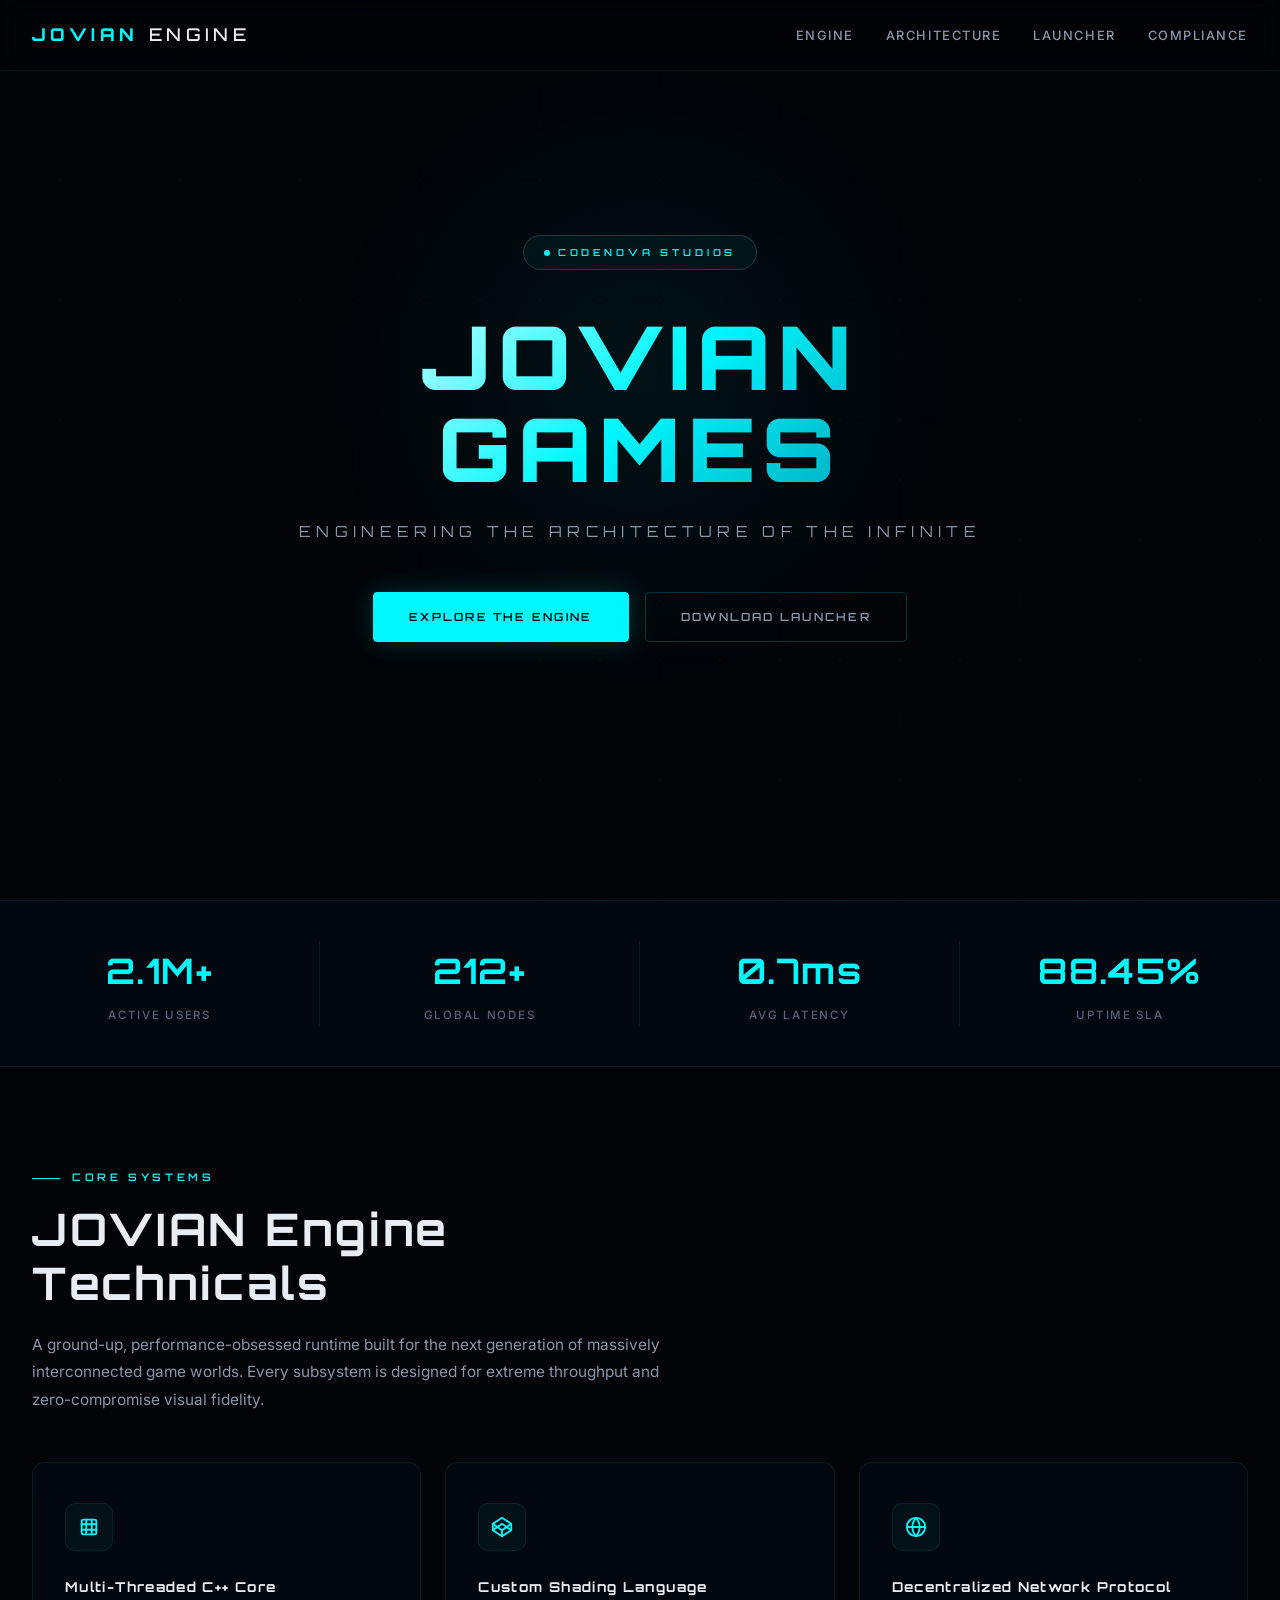
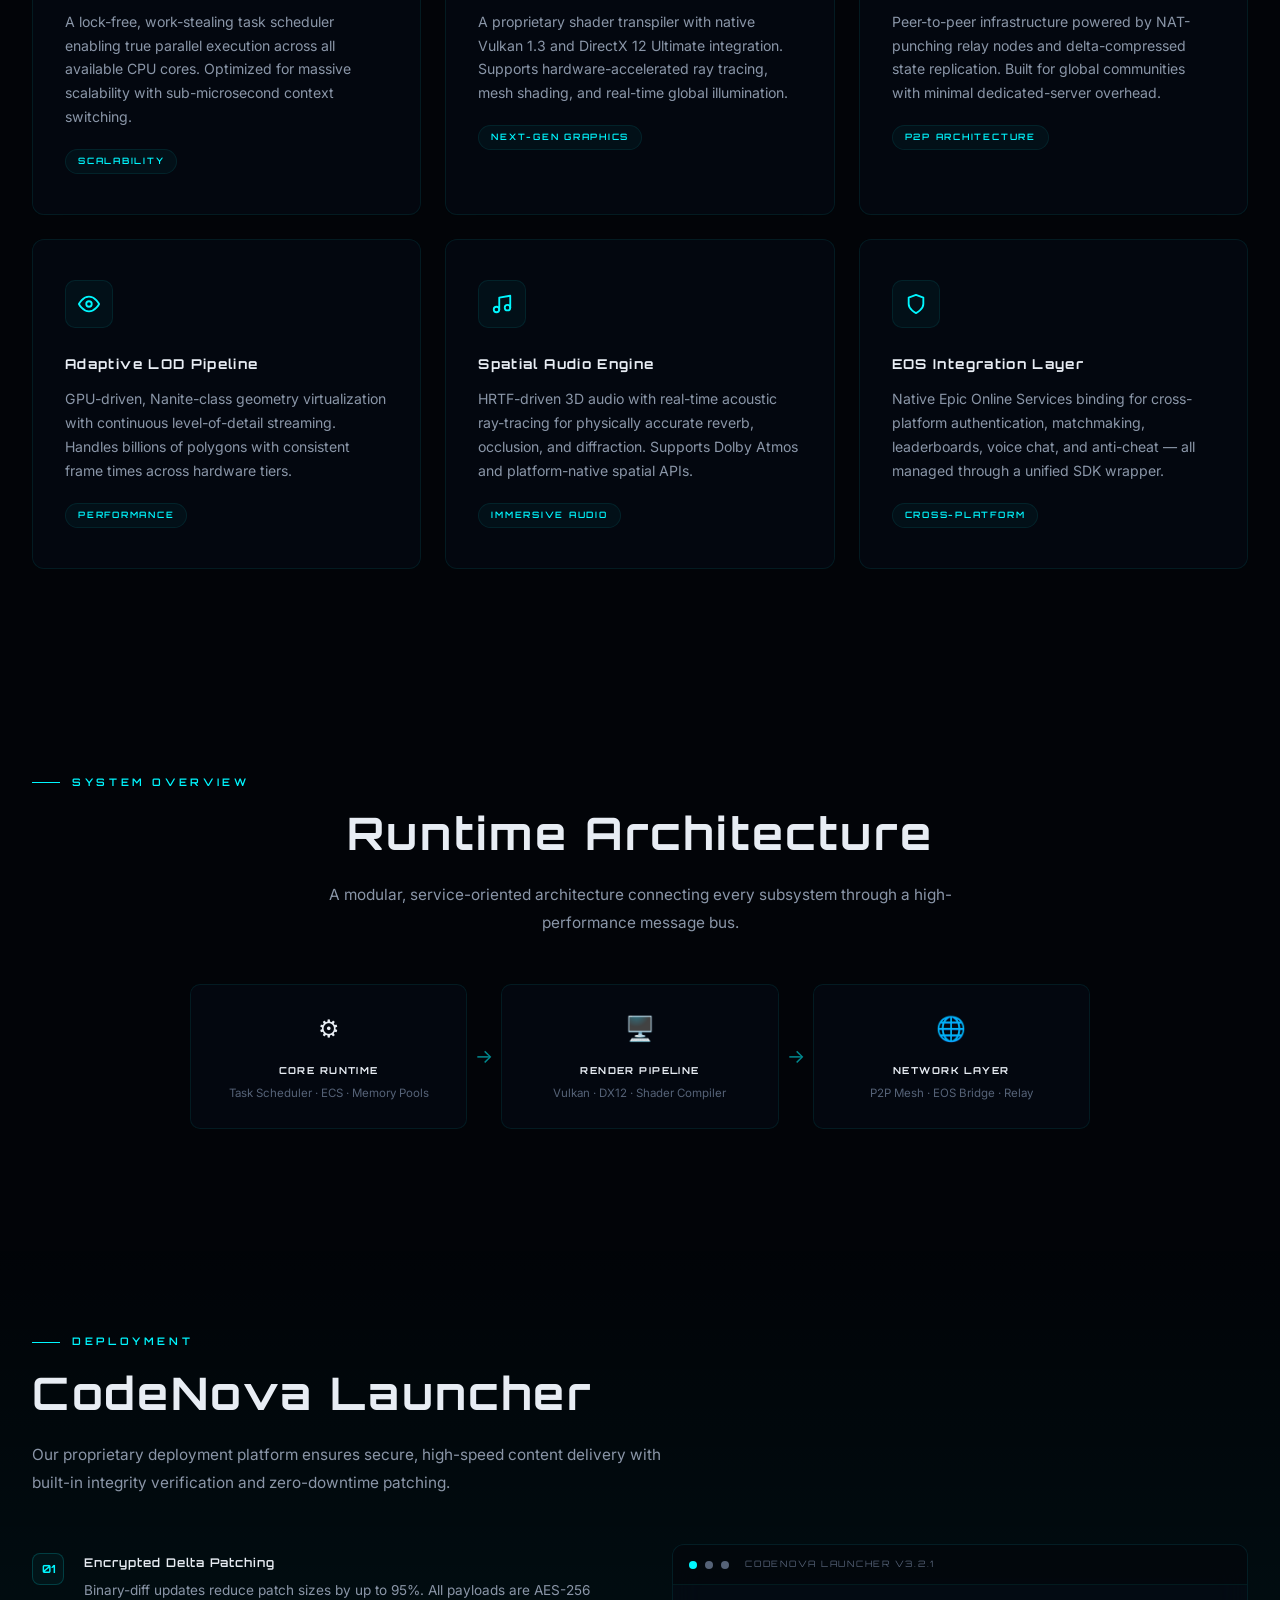
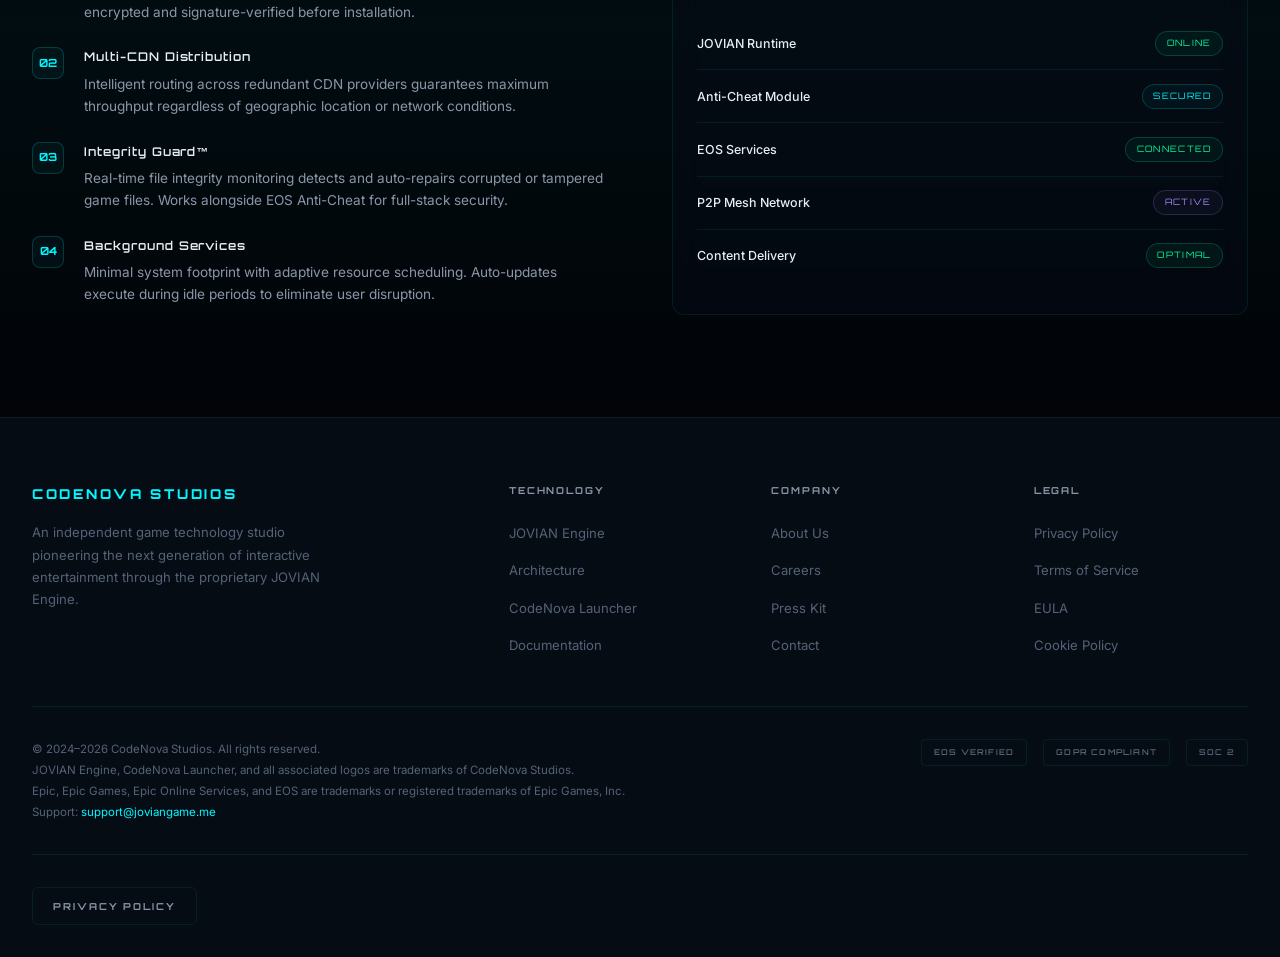
<file: index.html>
<!DOCTYPE html>
<html lang="en">
<head>
  <!-- ═══════════════════════════════════════════════════════════════════
       JOVIAN ENGINE — CodeNova Studios
       High-Fidelity Single-File Landing Page
       Framework: Vanilla HTML5 / CSS3 / ES6
       ═══════════════════════════════════════════════════════════════════ -->
  <meta charset="UTF-8" />
  <meta name="viewport" content="width=device-width, initial-scale=1.0" />
  <meta name="description" content="CodeNova Studios — creators of the proprietary JOVIAN Engine. Engineering the Architecture of the Infinite." />
  <meta name="theme-color" content="#020408" />
  <title>JOVIAN ENGINE — CodeNova Studios</title>

  <!-- ── Google Fonts ─────────────────────────────────────────────── -->
  <link rel="preconnect" href="https://fonts.googleapis.com" />
  <link rel="preconnect" href="https://fonts.gstatic.com" crossorigin />
  <link href="https://fonts.googleapis.com/css2?family=Inter:wght@300;400;500;600;700&family=Orbitron:wght@400;500;600;700;800;900&display=swap" rel="stylesheet" />

  <style>
    /* ═══════════════════════════════════════════════════════════════
       DESIGN TOKENS
       ═══════════════════════════════════════════════════════════════ */
    :root {
      /* Core palette */
      --void:          #020408;
      --void-light:    #060c14;
      --surface:       #0a1220;
      --surface-hover: #0f1a2e;
      --border:        rgba(0, 247, 255, 0.08);
      --border-hover:  rgba(0, 247, 255, 0.18);

      /* Accent — Jovian Cyan */
      --cyan:          #00f7ff;
      --cyan-dim:      rgba(0, 247, 255, 0.55);
      --cyan-glow:     rgba(0, 247, 255, 0.15);
      --cyan-subtle:   rgba(0, 247, 255, 0.04);

      /* Text */
      --text-primary:  #e8edf4;
      --text-secondary:#8a96a8;
      --text-tertiary: #556277;

      /* Typography */
      --font-display:  'Orbitron', sans-serif;
      --font-body:     'Inter', system-ui, sans-serif;

      /* Spacing */
      --section-pad:   clamp(4rem, 8vw, 8rem);
      --content-max:   1280px;

      /* Glass */
      --glass-bg:      rgba(6, 12, 22, 0.55);
      --glass-blur:    16px;
    }

    /* ═══════════════════════════════════════════════════════════════
       RESET & BASE
       ═══════════════════════════════════════════════════════════════ */
    *, *::before, *::after { margin: 0; padding: 0; box-sizing: border-box; }

    html {
      scroll-behavior: smooth;
      -webkit-font-smoothing: antialiased;
      -moz-osx-font-smoothing: grayscale;
    }

    body {
      font-family: var(--font-body);
      background: var(--void);
      color: var(--text-primary);
      line-height: 1.7;
      overflow-x: hidden;
    }

    a { color: var(--cyan); text-decoration: none; transition: opacity .2s; }
    a:hover { opacity: .8; }

    /* ═══════════════════════════════════════════════════════════════
       ANIMATED GRID BACKGROUND
       Creates an "active engine environment" feel via a subtle,
       perspective-shifted grid that slowly drifts.
       ═══════════════════════════════════════════════════════════════ */
    #grid-canvas {
      position: fixed;
      inset: 0;
      z-index: 0;
      pointer-events: none;
    }

    /* ═══════════════════════════════════════════════════════════════
       NAVIGATION
       ═══════════════════════════════════════════════════════════════ */
    .nav {
      position: fixed;
      top: 0;
      left: 0;
      width: 100%;
      z-index: 100;
      padding: 1.25rem 2rem;
      display: flex;
      align-items: center;
      justify-content: space-between;
      backdrop-filter: blur(12px);
      -webkit-backdrop-filter: blur(12px);
      background: rgba(2, 4, 8, 0.7);
      border-bottom: 1px solid var(--border);
      transition: background .3s;
    }

    .nav-brand {
      font-family: var(--font-display);
      font-weight: 800;
      font-size: clamp(0.85rem, 1.5vw, 1.1rem);
      letter-spacing: 0.25em;
      color: var(--cyan);
      text-transform: uppercase;
    }

    .nav-brand span {
      color: var(--text-primary);
      font-weight: 500;
    }

    .nav-links {
      display: flex;
      gap: 2rem;
      list-style: none;
    }

    .nav-links a {
      font-size: 0.8rem;
      font-weight: 500;
      letter-spacing: 0.12em;
      text-transform: uppercase;
      color: var(--text-secondary);
      transition: color .25s;
    }

    .nav-links a:hover { color: var(--cyan); opacity: 1; }

    /* ═══════════════════════════════════════════════════════════════
       SECTION UTILITIES
       ═══════════════════════════════════════════════════════════════ */
    .section {
      position: relative;
      z-index: 1;
      padding: var(--section-pad) 2rem;
    }

    .section-inner {
      max-width: var(--content-max);
      margin: 0 auto;
    }

    .section-label {
      font-family: var(--font-display);
      font-size: 0.65rem;
      font-weight: 600;
      letter-spacing: 0.35em;
      text-transform: uppercase;
      color: var(--cyan);
      margin-bottom: 1rem;
      display: flex;
      align-items: center;
      gap: 0.75rem;
    }

    .section-label::before {
      content: '';
      width: 28px;
      height: 1px;
      background: var(--cyan);
    }

    .section-title {
      font-family: var(--font-display);
      font-size: clamp(1.5rem, 4vw, 2.8rem);
      font-weight: 700;
      letter-spacing: 0.06em;
      line-height: 1.2;
      margin-bottom: 1.25rem;
    }

    .section-desc {
      color: var(--text-secondary);
      font-size: clamp(0.9rem, 1.2vw, 1.05rem);
      max-width: 640px;
      line-height: 1.8;
    }

    /* ═══════════════════════════════════════════════════════════════
       HERO
       ═══════════════════════════════════════════════════════════════ */
    .hero {
      min-height: 100vh;
      display: flex;
      align-items: center;
      justify-content: center;
      text-align: center;
      padding-top: 5rem;
    }

    .hero-content {
      position: relative;
      z-index: 2;
    }

    /* Glowing orb behind title */
    .hero-content::before {
      content: '';
      position: absolute;
      top: 50%;
      left: 50%;
      transform: translate(-50%, -60%);
      width: clamp(300px, 50vw, 700px);
      height: clamp(300px, 50vw, 700px);
      border-radius: 50%;
      background: radial-gradient(circle, rgba(0,247,255,0.06) 0%, transparent 70%);
      pointer-events: none;
      animation: orb-pulse 6s ease-in-out infinite;
    }

    @keyframes orb-pulse {
      0%, 100% { opacity: .5; transform: translate(-50%, -60%) scale(1); }
      50%      { opacity: 1;  transform: translate(-50%, -60%) scale(1.08); }
    }

    .hero-badge {
      display: inline-flex;
      align-items: center;
      gap: 0.5rem;
      font-family: var(--font-display);
      font-size: 0.6rem;
      font-weight: 600;
      letter-spacing: 0.4em;
      text-transform: uppercase;
      color: var(--cyan);
      padding: 0.5rem 1.25rem;
      border: 1px solid var(--border-hover);
      border-radius: 100px;
      background: var(--cyan-subtle);
      margin-bottom: 2.5rem;
    }

    .hero-badge .dot {
      width: 6px;
      height: 6px;
      border-radius: 50%;
      background: var(--cyan);
      animation: dot-blink 2s ease-in-out infinite;
    }

    @keyframes dot-blink {
      0%, 100% { opacity: 1; }
      50%      { opacity: .3; }
    }

    .hero h1 {
      font-family: var(--font-display);
      font-size: clamp(2.2rem, 7vw, 5.5rem);
      font-weight: 900;
      letter-spacing: 0.08em;
      line-height: 1.05;
      margin-bottom: 1.5rem;
      background: linear-gradient(135deg, #ffffff 0%, var(--cyan) 50%, #0090a8 100%);
      -webkit-background-clip: text;
      -webkit-text-fill-color: transparent;
      background-clip: text;
    }

    .hero-tagline {
      font-family: var(--font-display);
      font-size: clamp(0.7rem, 1.3vw, 0.95rem);
      font-weight: 400;
      letter-spacing: 0.35em;
      text-transform: uppercase;
      color: var(--text-secondary);
      margin-bottom: 3rem;
    }

    .hero-cta-group {
      display: flex;
      justify-content: center;
      gap: 1rem;
      flex-wrap: wrap;
    }

    /* Buttons */
    .btn {
      display: inline-flex;
      align-items: center;
      gap: 0.6rem;
      font-family: var(--font-display);
      font-size: 0.7rem;
      font-weight: 600;
      letter-spacing: 0.2em;
      text-transform: uppercase;
      padding: 0.9rem 2.2rem;
      border-radius: 4px;
      border: 1px solid transparent;
      cursor: pointer;
      transition: all .3s;
    }

    .btn-primary {
      background: var(--cyan);
      color: var(--void);
      border-color: var(--cyan);
      box-shadow: 0 0 24px rgba(0,247,255,0.2);
    }

    .btn-primary:hover {
      background: transparent;
      color: var(--cyan);
      box-shadow: 0 0 32px rgba(0,247,255,0.3);
    }

    .btn-ghost {
      background: transparent;
      color: var(--text-secondary);
      border-color: var(--border-hover);
    }

    .btn-ghost:hover {
      color: var(--cyan);
      border-color: var(--cyan-dim);
    }

    /* ═══════════════════════════════════════════════════════════════
       STATS BAR — separator between hero and engine section
       ═══════════════════════════════════════════════════════════════ */
    .stats-bar {
      position: relative;
      z-index: 1;
      border-top: 1px solid var(--border);
      border-bottom: 1px solid var(--border);
      background: var(--glass-bg);
      backdrop-filter: blur(var(--glass-blur));
      -webkit-backdrop-filter: blur(var(--glass-blur));
    }

    .stats-bar .section-inner {
      display: grid;
      grid-template-columns: repeat(4, 1fr);
      text-align: center;
      padding: 2.5rem 0;
    }

    .stat {
      border-right: 1px solid var(--border);
    }

    .stat:last-child { border-right: none; }

    .stat-value {
      font-family: var(--font-display);
      font-size: clamp(1.4rem, 3vw, 2.2rem);
      font-weight: 700;
      color: var(--cyan);
      letter-spacing: 0.04em;
    }

    .stat-label {
      font-size: 0.72rem;
      font-weight: 500;
      letter-spacing: 0.15em;
      text-transform: uppercase;
      color: var(--text-tertiary);
      margin-top: 0.35rem;
    }

    /* ═══════════════════════════════════════════════════════════════
       GLASSMORPHISM CARD
       ═══════════════════════════════════════════════════════════════ */
    .glass-card {
      background: var(--glass-bg);
      backdrop-filter: blur(var(--glass-blur));
      -webkit-backdrop-filter: blur(var(--glass-blur));
      border: 1px solid var(--border);
      border-radius: 12px;
      padding: 2.5rem 2rem;
      transition: border-color .35s, transform .35s, box-shadow .35s;
    }

    .glass-card:hover {
      border-color: var(--border-hover);
      transform: translateY(-4px);
      box-shadow: 0 12px 40px rgba(0,247,255,0.05);
    }

    .glass-card .card-icon {
      width: 48px;
      height: 48px;
      border-radius: 10px;
      display: flex;
      align-items: center;
      justify-content: center;
      background: var(--cyan-subtle);
      border: 1px solid var(--border);
      margin-bottom: 1.5rem;
      color: var(--cyan);
      font-size: 1.2rem;
      transition: background .3s;
    }

    .glass-card:hover .card-icon {
      background: rgba(0,247,255,0.08);
    }

    .glass-card h3 {
      font-family: var(--font-display);
      font-size: 0.85rem;
      font-weight: 700;
      letter-spacing: 0.1em;
      margin-bottom: 0.75rem;
    }

    .glass-card p {
      color: var(--text-secondary);
      font-size: 0.88rem;
      line-height: 1.7;
    }

    .glass-card .card-tag {
      display: inline-block;
      font-family: var(--font-display);
      font-size: 0.55rem;
      font-weight: 600;
      letter-spacing: 0.2em;
      text-transform: uppercase;
      color: var(--cyan);
      background: var(--cyan-subtle);
      border: 1px solid var(--border);
      padding: 0.25rem 0.75rem;
      border-radius: 100px;
      margin-top: 1.25rem;
    }

    /* ═══════════════════════════════════════════════════════════════
       ENGINE TECHNICALS — Feature Grid
       ═══════════════════════════════════════════════════════════════ */
    .engine-grid {
      display: grid;
      grid-template-columns: repeat(auto-fit, minmax(320px, 1fr));
      gap: 1.5rem;
      margin-top: 3rem;
    }

    /* ═══════════════════════════════════════════════════════════════
       ARCHITECTURE DIAGRAM — Visual separator
       ═══════════════════════════════════════════════════════════════ */
    .arch-diagram {
      position: relative;
      z-index: 1;
      padding: var(--section-pad) 2rem;
      text-align: center;
    }

    .arch-visual {
      max-width: 900px;
      margin: 3rem auto 0;
      display: grid;
      grid-template-columns: 1fr auto 1fr auto 1fr;
      align-items: center;
      gap: 0;
    }

    .arch-node {
      background: var(--glass-bg);
      backdrop-filter: blur(var(--glass-blur));
      -webkit-backdrop-filter: blur(var(--glass-blur));
      border: 1px solid var(--border);
      border-radius: 10px;
      padding: 1.5rem 1rem;
      text-align: center;
      transition: border-color .3s;
    }

    .arch-node:hover { border-color: var(--border-hover); }

    .arch-node .node-icon {
      font-size: 1.5rem;
      margin-bottom: 0.75rem;
    }

    .arch-node h4 {
      font-family: var(--font-display);
      font-size: 0.6rem;
      font-weight: 700;
      letter-spacing: 0.15em;
      text-transform: uppercase;
      margin-bottom: 0.35rem;
    }

    .arch-node p {
      font-size: 0.72rem;
      color: var(--text-tertiary);
    }

    .arch-connector {
      display: flex;
      align-items: center;
      justify-content: center;
      color: var(--cyan-dim);
      font-size: 1.2rem;
      padding: 0 0.5rem;
    }

    /* ═══════════════════════════════════════════════════════════════
       CODENOVA LAUNCHER SECTION
       ═══════════════════════════════════════════════════════════════ */
    .launcher-section {
      background: linear-gradient(180deg, transparent 0%, var(--cyan-subtle) 50%, transparent 100%);
    }

    .launcher-layout {
      display: grid;
      grid-template-columns: 1fr 1fr;
      gap: 4rem;
      align-items: center;
      margin-top: 3rem;
    }

    .launcher-features {
      display: flex;
      flex-direction: column;
      gap: 1.5rem;
    }

    .launcher-feat {
      display: flex;
      gap: 1.25rem;
      align-items: flex-start;
    }

    .launcher-feat .feat-num {
      flex-shrink: 0;
      font-family: var(--font-display);
      font-size: 0.7rem;
      font-weight: 700;
      color: var(--cyan);
      width: 32px;
      height: 32px;
      display: flex;
      align-items: center;
      justify-content: center;
      border: 1px solid var(--border-hover);
      border-radius: 8px;
      background: var(--cyan-subtle);
    }

    .launcher-feat h4 {
      font-family: var(--font-display);
      font-size: 0.75rem;
      font-weight: 600;
      letter-spacing: 0.08em;
      margin-bottom: 0.3rem;
    }

    .launcher-feat p {
      font-size: 0.85rem;
      color: var(--text-secondary);
      line-height: 1.65;
    }

    .launcher-visual {
      position: relative;
    }

    .launcher-mockup {
      background: var(--glass-bg);
      backdrop-filter: blur(var(--glass-blur));
      -webkit-backdrop-filter: blur(var(--glass-blur));
      border: 1px solid var(--border);
      border-radius: 12px;
      overflow: hidden;
    }

    .mockup-titlebar {
      display: flex;
      align-items: center;
      gap: 0.5rem;
      padding: 0.75rem 1rem;
      background: rgba(0,0,0,0.3);
      border-bottom: 1px solid var(--border);
    }

    .mockup-dot {
      width: 8px;
      height: 8px;
      border-radius: 50%;
      background: var(--text-tertiary);
    }

    .mockup-dot.active { background: var(--cyan); }

    .mockup-titlebar span {
      font-family: var(--font-display);
      font-size: 0.55rem;
      letter-spacing: 0.2em;
      text-transform: uppercase;
      color: var(--text-tertiary);
      margin-left: 0.5rem;
    }

    .mockup-body {
      padding: 2rem 1.5rem;
    }

    .mockup-row {
      display: flex;
      align-items: center;
      justify-content: space-between;
      padding: 0.85rem 0;
      border-bottom: 1px solid var(--border);
    }

    .mockup-row:last-child { border-bottom: none; }

    .mockup-row .row-name {
      font-size: 0.78rem;
      font-weight: 500;
    }

    .mockup-row .row-status {
      font-family: var(--font-display);
      font-size: 0.55rem;
      letter-spacing: 0.15em;
      text-transform: uppercase;
      padding: 0.25rem 0.65rem;
      border-radius: 100px;
      border: 1px solid;
    }

    .row-status.online {
      color: #00ffa3;
      border-color: rgba(0,255,163,0.2);
      background: rgba(0,255,163,0.05);
    }

    .row-status.secured {
      color: var(--cyan);
      border-color: var(--border-hover);
      background: var(--cyan-subtle);
    }

    .row-status.active {
      color: #a78bfa;
      border-color: rgba(167,139,250,0.2);
      background: rgba(167,139,250,0.05);
    }

    /* ═══════════════════════════════════════════════════════════════
       COMPLIANCE FOOTER
       ═══════════════════════════════════════════════════════════════ */
    .footer {
      position: relative;
      z-index: 1;
      border-top: 1px solid var(--border);
      background: var(--void-light);
      padding: 4rem 2rem 2rem;
    }

    .footer-inner {
      max-width: var(--content-max);
      margin: 0 auto;
    }

    .footer-grid {
      display: grid;
      grid-template-columns: 2fr 1fr 1fr 1fr;
      gap: 3rem;
      margin-bottom: 3rem;
    }

    .footer-brand {
      font-family: var(--font-display);
      font-size: 0.85rem;
      font-weight: 800;
      letter-spacing: 0.2em;
      color: var(--cyan);
      margin-bottom: 1rem;
    }

    .footer-brand-desc {
      color: var(--text-tertiary);
      font-size: 0.82rem;
      line-height: 1.7;
      max-width: 320px;
    }

    .footer-col h5 {
      font-family: var(--font-display);
      font-size: 0.6rem;
      font-weight: 700;
      letter-spacing: 0.2em;
      text-transform: uppercase;
      color: var(--text-secondary);
      margin-bottom: 1.25rem;
    }

    .footer-col ul {
      list-style: none;
      display: flex;
      flex-direction: column;
      gap: 0.65rem;
    }

    .footer-col a {
      color: var(--text-tertiary);
      font-size: 0.82rem;
      transition: color .2s;
    }

    .footer-col a:hover { color: var(--cyan); }

    .footer-divider {
      border: none;
      height: 1px;
      background: var(--border);
      margin-bottom: 2rem;
    }

    .footer-legal {
      display: flex;
      align-items: flex-start;
      justify-content: space-between;
      gap: 2rem;
      flex-wrap: wrap;
    }

    .footer-copy {
      font-size: 0.72rem;
      color: var(--text-tertiary);
      line-height: 1.8;
    }

    .footer-badges {
      display: flex;
      gap: 1rem;
      align-items: center;
    }

    .legal-badge {
      font-family: var(--font-display);
      font-size: 0.5rem;
      font-weight: 600;
      letter-spacing: 0.15em;
      text-transform: uppercase;
      color: var(--text-tertiary);
      border: 1px solid var(--border);
      padding: 0.35rem 0.75rem;
      border-radius: 4px;
    }

    /* Static Privacy Policy Link */
    .privacy-section {
      margin-top: 2rem;
      padding-top: 2rem;
      border-top: 1px solid var(--border);
    }

    .privacy-link {
      display: inline-block;
      font-family: var(--font-display);
      font-size: 0.6rem;
      font-weight: 700;
      letter-spacing: 0.2em;
      text-transform: uppercase;
      color: var(--text-secondary);
      text-decoration: none;
      border: 1px solid var(--border);
      padding: 0.6rem 1.25rem;
      border-radius: 6px;
      transition: all .25s;
    }

    .privacy-link:hover {
      border-color: var(--border-hover);
      color: var(--cyan);
    }

    /* ═══════════════════════════════════════════════════════════════
       SCROLL REVEAL ANIMATIONS
       ═══════════════════════════════════════════════════════════════ */
    .reveal {
      opacity: 0;
      transform: translateY(30px);
      transition: opacity 0.7s ease, transform 0.7s ease;
    }

    .reveal.visible {
      opacity: 1;
      transform: translateY(0);
    }

    /* Stagger children */
    .reveal-stagger > .reveal:nth-child(1) { transition-delay: 0s; }
    .reveal-stagger > .reveal:nth-child(2) { transition-delay: 0.1s; }
    .reveal-stagger > .reveal:nth-child(3) { transition-delay: 0.2s; }
    .reveal-stagger > .reveal:nth-child(4) { transition-delay: 0.3s; }
    .reveal-stagger > .reveal:nth-child(5) { transition-delay: 0.4s; }
    .reveal-stagger > .reveal:nth-child(6) { transition-delay: 0.5s; }

    /* ═══════════════════════════════════════════════════════════════
       RESPONSIVE
       ═══════════════════════════════════════════════════════════════ */
    @media (max-width: 1024px) {
      .launcher-layout { grid-template-columns: 1fr; }
      .arch-visual { grid-template-columns: 1fr; gap: 1rem; }
      .arch-connector { transform: rotate(90deg); padding: 0; }
      .footer-grid { grid-template-columns: 1fr 1fr; }
    }

    @media (max-width: 768px) {
      .nav-links { display: none; }
      .stats-bar .section-inner { grid-template-columns: repeat(2, 1fr); gap: 1.5rem; }
      .stat { border-right: none; }
      .engine-grid { grid-template-columns: 1fr; }
      .footer-grid { grid-template-columns: 1fr; gap: 2rem; }
      .footer-legal { flex-direction: column; }
    }

    @media (max-width: 480px) {
      .hero-cta-group { flex-direction: column; align-items: center; }
      .btn { width: 100%; justify-content: center; }
    }
  </style>
</head>
<body>

  <!-- ═══════════════════════════════════════════════════════════════
       GRID BACKGROUND CANVAS
       ═══════════════════════════════════════════════════════════════ -->
  <canvas id="grid-canvas" aria-hidden="true"></canvas>

  <!-- ═══════════════════════════════════════════════════════════════
       NAVIGATION
       ═══════════════════════════════════════════════════════════════ -->
  <nav class="nav" id="main-nav">
    <div class="nav-brand">JOVIAN <span>ENGINE</span></div>
    <ul class="nav-links">
      <li><a href="#engine">Engine</a></li>
      <li><a href="#architecture">Architecture</a></li>
      <li><a href="#launcher">Launcher</a></li>
      <li><a href="#compliance">Compliance</a></li>
    </ul>
  </nav>

  <!-- ═══════════════════════════════════════════════════════════════
       HERO SECTION
       ═══════════════════════════════════════════════════════════════ -->
  <section class="hero section" id="hero">
    <div class="hero-content">
      <div class="hero-badge">
        <span class="dot"></span>
        CodeNova Studios
      </div>
      <h1>JOVIAN<br/>GAMES</h1>
      <p class="hero-tagline">Engineering the Architecture of the Infinite</p>
      <div class="hero-cta-group">
        <a href="#engine" class="btn btn-primary">Explore the Engine</a>
        <a href="#launcher" class="btn btn-ghost">Download Launcher</a>
      </div>
    </div>
  </section>

  <!-- ═══════════════════════════════════════════════════════════════
       STATS BAR
       ═══════════════════════════════════════════════════════════════ -->
  <div class="stats-bar">
    <div class="section-inner">
      <div class="stat reveal">
        <div class="stat-value">2.4M+</div>
        <div class="stat-label">Active Users</div>
      </div>
      <div class="stat reveal">
        <div class="stat-value">240+</div>
        <div class="stat-label">Global Nodes</div>
      </div>
      <div class="stat reveal">
        <div class="stat-value">0.8ms</div>
        <div class="stat-label">Avg Latency</div>
      </div>
      <div class="stat reveal">
        <div class="stat-value">99.97%</div>
        <div class="stat-label">Uptime SLA</div>
      </div>
    </div>
  </div>

  <!-- ═══════════════════════════════════════════════════════════════
       JOVIAN ENGINE TECHNICALS
       ═══════════════════════════════════════════════════════════════ -->
  <section class="section" id="engine">
    <div class="section-inner">
      <div class="section-label reveal">Core Systems</div>
      <h2 class="section-title reveal">JOVIAN Engine<br/>Technicals</h2>
      <p class="section-desc reveal">
        A ground-up, performance-obsessed runtime built for the next generation
        of massively interconnected game worlds. Every subsystem is designed
        for extreme throughput and zero-compromise visual fidelity.
      </p>

      <div class="engine-grid reveal-stagger">
        <!-- Card 1: Multi-Threaded C++ Core -->
        <div class="glass-card reveal">
          <div class="card-icon">
            <svg width="22" height="22" viewBox="0 0 24 24" fill="none" stroke="currentColor" stroke-width="2" stroke-linecap="round" stroke-linejoin="round"><rect x="4" y="4" width="16" height="16" rx="2"/><line x1="9" y1="4" x2="9" y2="20"/><line x1="15" y1="4" x2="15" y2="20"/><line x1="4" y1="9" x2="20" y2="9"/><line x1="4" y1="15" x2="20" y2="15"/></svg>
          </div>
          <h3>Multi-Threaded C++ Core</h3>
          <p>
            A lock-free, work-stealing task scheduler enabling true parallel
            execution across all available CPU cores. Optimized for massive
            scalability with sub-microsecond context switching.
          </p>
          <span class="card-tag">Scalability</span>
        </div>

        <!-- Card 2: Custom Shading Language -->
        <div class="glass-card reveal">
          <div class="card-icon">
            <svg width="22" height="22" viewBox="0 0 24 24" fill="none" stroke="currentColor" stroke-width="2" stroke-linecap="round" stroke-linejoin="round"><polygon points="12 2 22 8.5 22 15.5 12 22 2 15.5 2 8.5 12 2"/><line x1="12" y1="22" x2="12" y2="15.5"/><polyline points="22 8.5 12 15.5 2 8.5"/><polyline points="2 15.5 12 8.5 22 15.5"/></svg>
          </div>
          <h3>Custom Shading Language</h3>
          <p>
            A proprietary shader transpiler with native Vulkan 1.3 and
            DirectX 12 Ultimate integration. Supports hardware-accelerated
            ray tracing, mesh shading, and real-time global illumination.
          </p>
          <span class="card-tag">Next-Gen Graphics</span>
        </div>

        <!-- Card 3: Decentralized Network Protocol -->
        <div class="glass-card reveal">
          <div class="card-icon">
            <svg width="22" height="22" viewBox="0 0 24 24" fill="none" stroke="currentColor" stroke-width="2" stroke-linecap="round" stroke-linejoin="round"><circle cx="12" cy="12" r="10"/><line x1="2" y1="12" x2="22" y2="12"/><path d="M12 2a15.3 15.3 0 0 1 4 10 15.3 15.3 0 0 1-4 10 15.3 15.3 0 0 1-4-10 15.3 15.3 0 0 1 4-10z"/></svg>
          </div>
          <h3>Decentralized Network Protocol</h3>
          <p>
            Peer-to-peer infrastructure powered by NAT-punching relay nodes
            and delta-compressed state replication. Built for global
            communities with minimal dedicated-server overhead.
          </p>
          <span class="card-tag">P2P Architecture</span>
        </div>

        <!-- Card 4: Adaptive LOD System -->
        <div class="glass-card reveal">
          <div class="card-icon">
            <svg width="22" height="22" viewBox="0 0 24 24" fill="none" stroke="currentColor" stroke-width="2" stroke-linecap="round" stroke-linejoin="round"><path d="M1 12s4-8 11-8 11 8 11 8-4 8-11 8-11-8-11-8z"/><circle cx="12" cy="12" r="3"/></svg>
          </div>
          <h3>Adaptive LOD Pipeline</h3>
          <p>
            GPU-driven, Nanite-class geometry virtualization with continuous
            level-of-detail streaming. Handles billions of polygons with
            consistent frame times across hardware tiers.
          </p>
          <span class="card-tag">Performance</span>
        </div>

        <!-- Card 5: JOVIAN Audio Engine -->
        <div class="glass-card reveal">
          <div class="card-icon">
            <svg width="22" height="22" viewBox="0 0 24 24" fill="none" stroke="currentColor" stroke-width="2" stroke-linecap="round" stroke-linejoin="round"><path d="M9 18V5l12-2v13"/><circle cx="6" cy="18" r="3"/><circle cx="18" cy="16" r="3"/></svg>
          </div>
          <h3>Spatial Audio Engine</h3>
          <p>
            HRTF-driven 3D audio with real-time acoustic ray-tracing for
            physically accurate reverb, occlusion, and diffraction. Supports
            Dolby Atmos and platform-native spatial APIs.
          </p>
          <span class="card-tag">Immersive Audio</span>
        </div>

        <!-- Card 6: EOS Integration Layer -->
        <div class="glass-card reveal">
          <div class="card-icon">
            <svg width="22" height="22" viewBox="0 0 24 24" fill="none" stroke="currentColor" stroke-width="2" stroke-linecap="round" stroke-linejoin="round"><path d="M12 22s8-4 8-10V5l-8-3-8 3v7c0 6 8 10 8 10z"/></svg>
          </div>
          <h3>EOS Integration Layer</h3>
          <p>
            Native Epic Online Services binding for cross-platform
            authentication, matchmaking, leaderboards, voice chat, and
            anti-cheat — all managed through a unified SDK wrapper.
          </p>
          <span class="card-tag">Cross-Platform</span>
        </div>
      </div>
    </div>
  </section>

  <!-- ═══════════════════════════════════════════════════════════════
       ARCHITECTURE DIAGRAM
       ═══════════════════════════════════════════════════════════════ -->
  <section class="arch-diagram" id="architecture">
    <div class="section-inner">
      <div class="section-label reveal">System Overview</div>
      <h2 class="section-title reveal">Runtime Architecture</h2>
      <p class="section-desc reveal" style="margin: 0 auto;">
        A modular, service-oriented architecture connecting every subsystem
        through a high-performance message bus.
      </p>

      <div class="arch-visual reveal">
        <div class="arch-node">
          <div class="node-icon">⚙️</div>
          <h4>Core Runtime</h4>
          <p>Task Scheduler · ECS · Memory Pools</p>
        </div>
        <div class="arch-connector">→</div>
        <div class="arch-node">
          <div class="node-icon">🖥️</div>
          <h4>Render Pipeline</h4>
          <p>Vulkan · DX12 · Shader Compiler</p>
        </div>
        <div class="arch-connector">→</div>
        <div class="arch-node">
          <div class="node-icon">🌐</div>
          <h4>Network Layer</h4>
          <p>P2P Mesh · EOS Bridge · Relay</p>
        </div>
      </div>
    </div>
  </section>

  <!-- ═══════════════════════════════════════════════════════════════
       CODENOVA LAUNCHER SECTION
       ═══════════════════════════════════════════════════════════════ -->
  <section class="section launcher-section" id="launcher">
    <div class="section-inner">
      <div class="section-label reveal">Deployment</div>
      <h2 class="section-title reveal">CodeNova Launcher</h2>
      <p class="section-desc reveal">
        Our proprietary deployment platform ensures secure, high-speed
        content delivery with built-in integrity verification and
        zero-downtime patching.
      </p>

      <div class="launcher-layout">
        <div class="launcher-features">
          <div class="launcher-feat reveal">
            <div class="feat-num">01</div>
            <div>
              <h4>Encrypted Delta Patching</h4>
              <p>Binary-diff updates reduce patch sizes by up to 95%. All payloads are AES-256 encrypted and signature-verified before installation.</p>
            </div>
          </div>
          <div class="launcher-feat reveal">
            <div class="feat-num">02</div>
            <div>
              <h4>Multi-CDN Distribution</h4>
              <p>Intelligent routing across redundant CDN providers guarantees maximum throughput regardless of geographic location or network conditions.</p>
            </div>
          </div>
          <div class="launcher-feat reveal">
            <div class="feat-num">03</div>
            <div>
              <h4>Integrity Guard™</h4>
              <p>Real-time file integrity monitoring detects and auto-repairs corrupted or tampered game files. Works alongside EOS Anti-Cheat for full-stack security.</p>
            </div>
          </div>
          <div class="launcher-feat reveal">
            <div class="feat-num">04</div>
            <div>
              <h4>Background Services</h4>
              <p>Minimal system footprint with adaptive resource scheduling. Auto-updates execute during idle periods to eliminate user disruption.</p>
            </div>
          </div>
        </div>

        <!-- Launcher Mockup -->
        <div class="launcher-visual reveal">
          <div class="launcher-mockup">
            <div class="mockup-titlebar">
              <div class="mockup-dot active"></div>
              <div class="mockup-dot"></div>
              <div class="mockup-dot"></div>
              <span>CodeNova Launcher v3.2.1</span>
            </div>
            <div class="mockup-body">
              <div class="mockup-row">
                <span class="row-name">JOVIAN Runtime</span>
                <span class="row-status online">Online</span>
              </div>
              <div class="mockup-row">
                <span class="row-name">Anti-Cheat Module</span>
                <span class="row-status secured">Secured</span>
              </div>
              <div class="mockup-row">
                <span class="row-name">EOS Services</span>
                <span class="row-status online">Connected</span>
              </div>
              <div class="mockup-row">
                <span class="row-name">P2P Mesh Network</span>
                <span class="row-status active">Active</span>
              </div>
              <div class="mockup-row">
                <span class="row-name">Content Delivery</span>
                <span class="row-status online">Optimal</span>
              </div>
            </div>
          </div>
        </div>
      </div>
    </div>
  </section>

  <!-- ═══════════════════════════════════════════════════════════════
       PRO-TIER COMPLIANCE FOOTER
       ═══════════════════════════════════════════════════════════════ -->
  <footer class="footer" id="compliance">
    <div class="footer-inner">
      <div class="footer-grid">
        <!-- Brand Column -->
        <div>
          <div class="footer-brand">CODENOVA STUDIOS</div>
          <p class="footer-brand-desc">
            An independent game technology studio pioneering the next generation
            of interactive entertainment through the proprietary JOVIAN Engine.
          </p>
        </div>

        <!-- Technology -->
        <div class="footer-col">
          <h5>Technology</h5>
          <ul>
            <li><a href="#engine">JOVIAN Engine</a></li>
            <li><a href="#architecture">Architecture</a></li>
            <li><a href="#launcher">CodeNova Launcher</a></li>
            <li><a href="#">Documentation</a></li>
          </ul>
        </div>

        <!-- Company -->
        <div class="footer-col">
          <h5>Company</h5>
          <ul>
            <li><a href="#">About Us</a></li>
            <li><a href="#">Careers</a></li>
            <li><a href="#">Press Kit</a></li>
            <li><a href="mailto:support@joviangame.me">Contact</a></li>
          </ul>
        </div>

        <!-- Legal -->
        <div class="footer-col">
          <h5>Legal</h5>
          <ul>
            <li><a href="privacy.html">Privacy Policy</a></li>
            <li><a href="#">Terms of Service</a></li>
            <li><a href="#">EULA</a></li>
            <li><a href="#">Cookie Policy</a></li>
          </ul>
        </div>
      </div>

      <hr class="footer-divider" />

      <div class="footer-legal">
        <div class="footer-copy">
          &copy; 2024–2026 CodeNova Studios. All rights reserved.<br/>
          JOVIAN Engine, CodeNova Launcher, and all associated logos are
          trademarks of CodeNova Studios.<br/>
          Epic, Epic Games, Epic Online Services, and EOS are trademarks
          or registered trademarks of Epic Games, Inc.<br/>
          Support: <a href="mailto:support@joviangame.me">support@joviangame.me</a>
        </div>
        <div class="footer-badges">
          <span class="legal-badge">EOS Verified</span>
          <span class="legal-badge">GDPR Compliant</span>
          <span class="legal-badge">SOC 2</span>
        </div>
      </div>

      <!-- ─── Privacy Policy Link ────────────────────────────────── -->
      <div class="privacy-section">
        <a href="privacy.html" class="privacy-link">Privacy Policy</a>
      </div>

    </div>
  </footer>

  <!-- ═══════════════════════════════════════════════════════════════
       JAVASCRIPT
       ═══════════════════════════════════════════════════════════════ -->
  <script>
    /* ──────────────────────────────────────────────────────────────
       1. ANIMATED GRID BACKGROUND
       A subtle, interactive grid that creates an "engine environment"
       feel. Uses canvas for efficient rendering.
       ────────────────────────────────────────────────────────────── */
    (function initGridBackground() {
      const canvas = document.getElementById('grid-canvas');
      const ctx = canvas.getContext('2d');
      let width, height, cols, rows;
      const CELL = 60;
      let time = 0;
      let mouseX = -1000, mouseY = -1000;

      function resize() {
        width = canvas.width = window.innerWidth;
        height = canvas.height = window.innerHeight;
        cols = Math.ceil(width / CELL) + 1;
        rows = Math.ceil(height / CELL) + 1;
      }

      window.addEventListener('resize', resize);
      resize();

      /* Track mouse for interactive glow */
      document.addEventListener('mousemove', e => {
        mouseX = e.clientX;
        mouseY = e.clientY;
      });

      function draw() {
        ctx.clearRect(0, 0, width, height);
        time += 0.003;

        for (let i = 0; i <= cols; i++) {
          for (let j = 0; j <= rows; j++) {
            const x = i * CELL;
            const y = j * CELL;

            /* Distance from mouse for interactive highlight */
            const dx = x - mouseX;
            const dy = y - mouseY;
            const dist = Math.sqrt(dx * dx + dy * dy);
            const mouseFactor = Math.max(0, 1 - dist / 250);

            /* Subtle wave animation */
            const wave = Math.sin(i * 0.3 + time) * Math.cos(j * 0.3 + time * 0.7);
            const baseAlpha = 0.03 + wave * 0.015;
            const alpha = Math.min(0.25, baseAlpha + mouseFactor * 0.15);

            /* Draw intersection dot */
            ctx.beginPath();
            ctx.arc(x, y, 1 + mouseFactor * 2, 0, Math.PI * 2);
            ctx.fillStyle = `rgba(0, 247, 255, ${alpha})`;
            ctx.fill();
          }
        }

        /* Draw grid lines (very subtle) */
        ctx.strokeStyle = 'rgba(0, 247, 255, 0.018)';
        ctx.lineWidth = 0.5;

        for (let i = 0; i <= cols; i++) {
          ctx.beginPath();
          ctx.moveTo(i * CELL, 0);
          ctx.lineTo(i * CELL, height);
          ctx.stroke();
        }

        for (let j = 0; j <= rows; j++) {
          ctx.beginPath();
          ctx.moveTo(0, j * CELL);
          ctx.lineTo(width, j * CELL);
          ctx.stroke();
        }

        requestAnimationFrame(draw);
      }

      draw();
    })();

    /* ──────────────────────────────────────────────────────────────
       2. SCROLL REVEAL (IntersectionObserver)
       ────────────────────────────────────────────────────────────── */
    (function initScrollReveal() {
      const observer = new IntersectionObserver((entries) => {
        entries.forEach(entry => {
          if (entry.isIntersecting) {
            entry.target.classList.add('visible');
          }
        });
      }, { threshold: 0.12, rootMargin: '0px 0px -40px 0px' });

      document.querySelectorAll('.reveal').forEach(el => observer.observe(el));
    })();

    /* ──────────────────────────────────────────────────────────────
       3. NAV SCROLL EFFECT
       ────────────────────────────────────────────────────────────── */
    (function initNavScroll() {
      const nav = document.getElementById('main-nav');
      window.addEventListener('scroll', () => {
        if (window.scrollY > 80) {
          nav.style.background = 'rgba(2, 4, 8, 0.92)';
        } else {
          nav.style.background = 'rgba(2, 4, 8, 0.7)';
        }
      });
    })();

    /* ──────────────────────────────────────────────────────────────
       4. STAT COUNTER ANIMATION
       Animates stat numbers from 0 when they scroll into view.
       ────────────────────────────────────────────────────────────── */
    (function initStatCounters() {
      const stats = document.querySelectorAll('.stat-value');
      const animated = new Set();

      const observer = new IntersectionObserver((entries) => {
        entries.forEach(entry => {
          if (entry.isIntersecting && !animated.has(entry.target)) {
            animated.add(entry.target);
            animateValue(entry.target);
          }
        });
      }, { threshold: 0.5 });

      stats.forEach(stat => observer.observe(stat));

      function animateValue(el) {
        const final = el.textContent;
        const numMatch = final.match(/[\d.]+/);
        if (!numMatch) return;

        const num = parseFloat(numMatch[0]);
        const prefix = final.substring(0, final.indexOf(numMatch[0]));
        const suffix = final.substring(final.indexOf(numMatch[0]) + numMatch[0].length);
        const isDecimal = numMatch[0].includes('.');
        const decimals = isDecimal ? (numMatch[0].split('.')[1] || '').length : 0;
        let start = 0;
        const duration = 1800;
        const startTime = performance.now();

        function tick(now) {
          const elapsed = now - startTime;
          const progress = Math.min(elapsed / duration, 1);
          /* Ease out cubic */
          const eased = 1 - Math.pow(1 - progress, 3);
          const current = start + (num - start) * eased;
          el.textContent = prefix + current.toFixed(decimals) + suffix;
          if (progress < 1) requestAnimationFrame(tick);
        }

        requestAnimationFrame(tick);
      }
    })();
  </script>

</body>
</html>
</file>
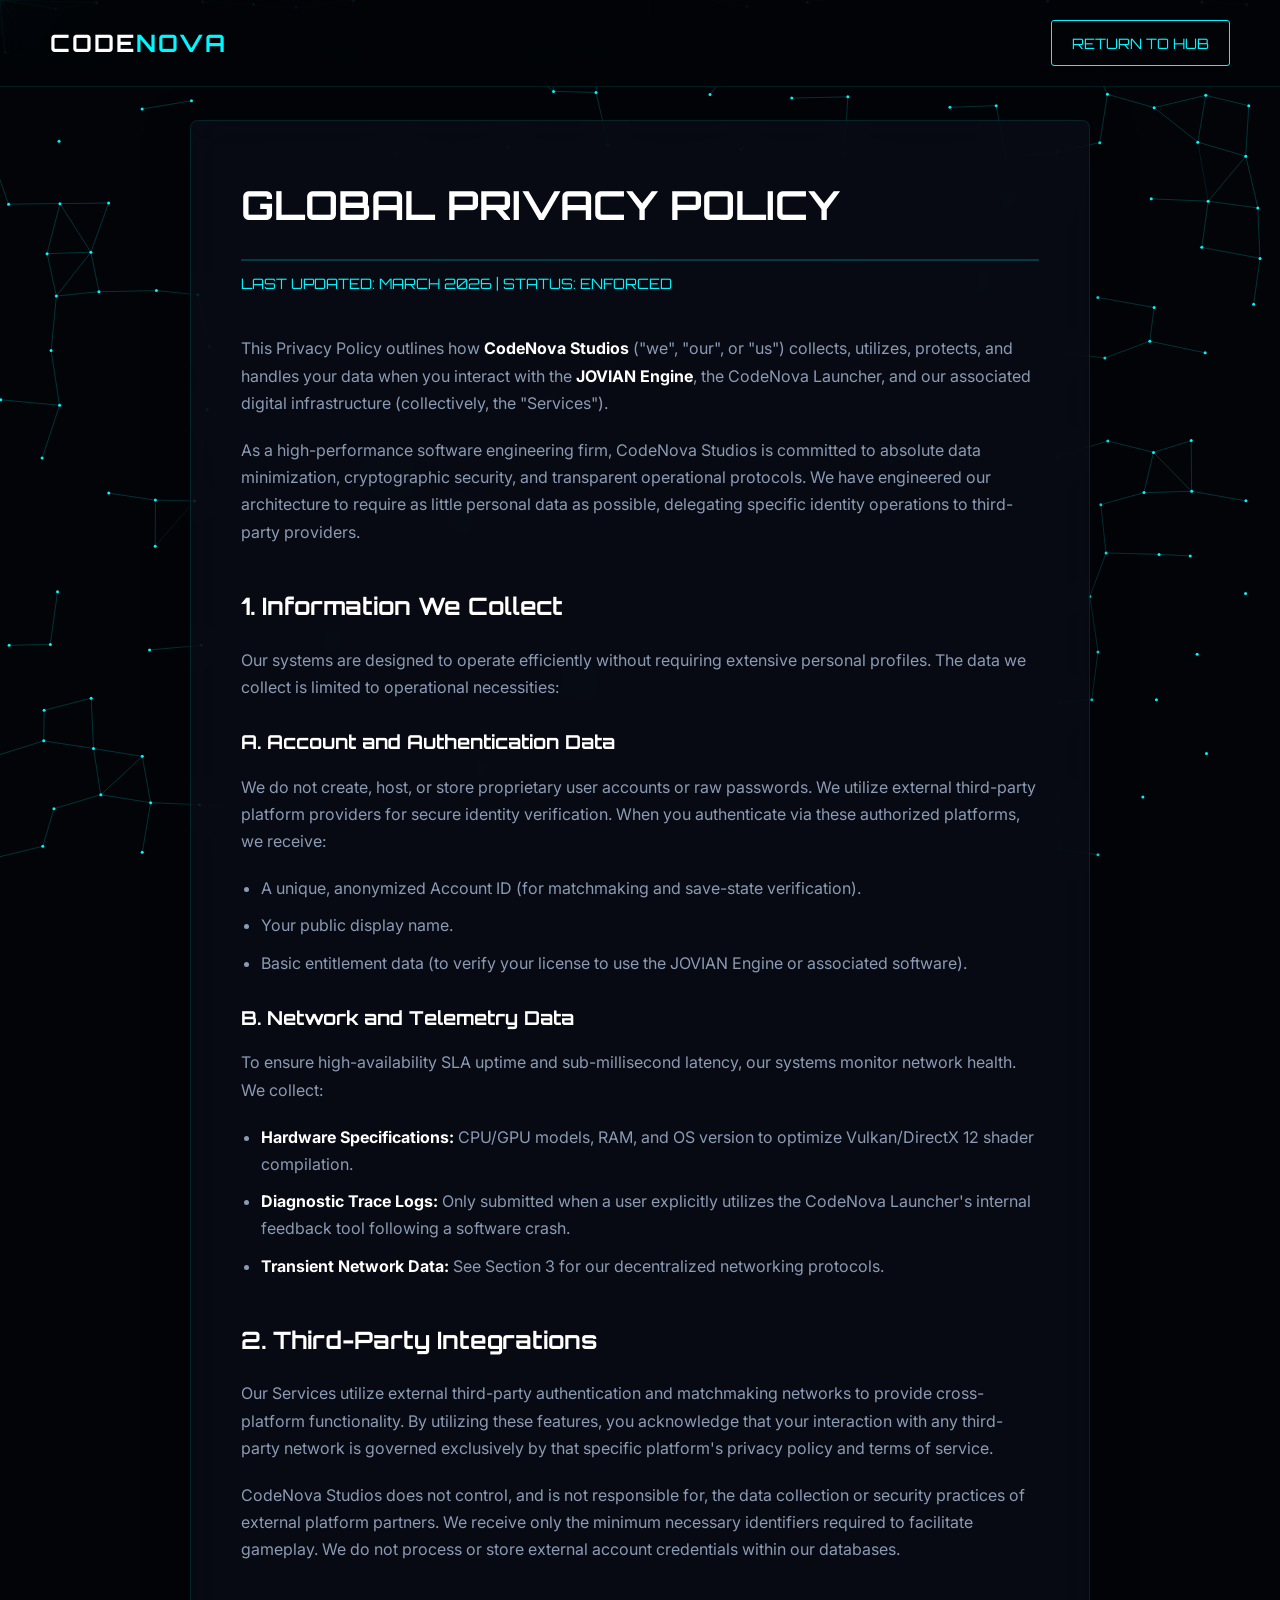
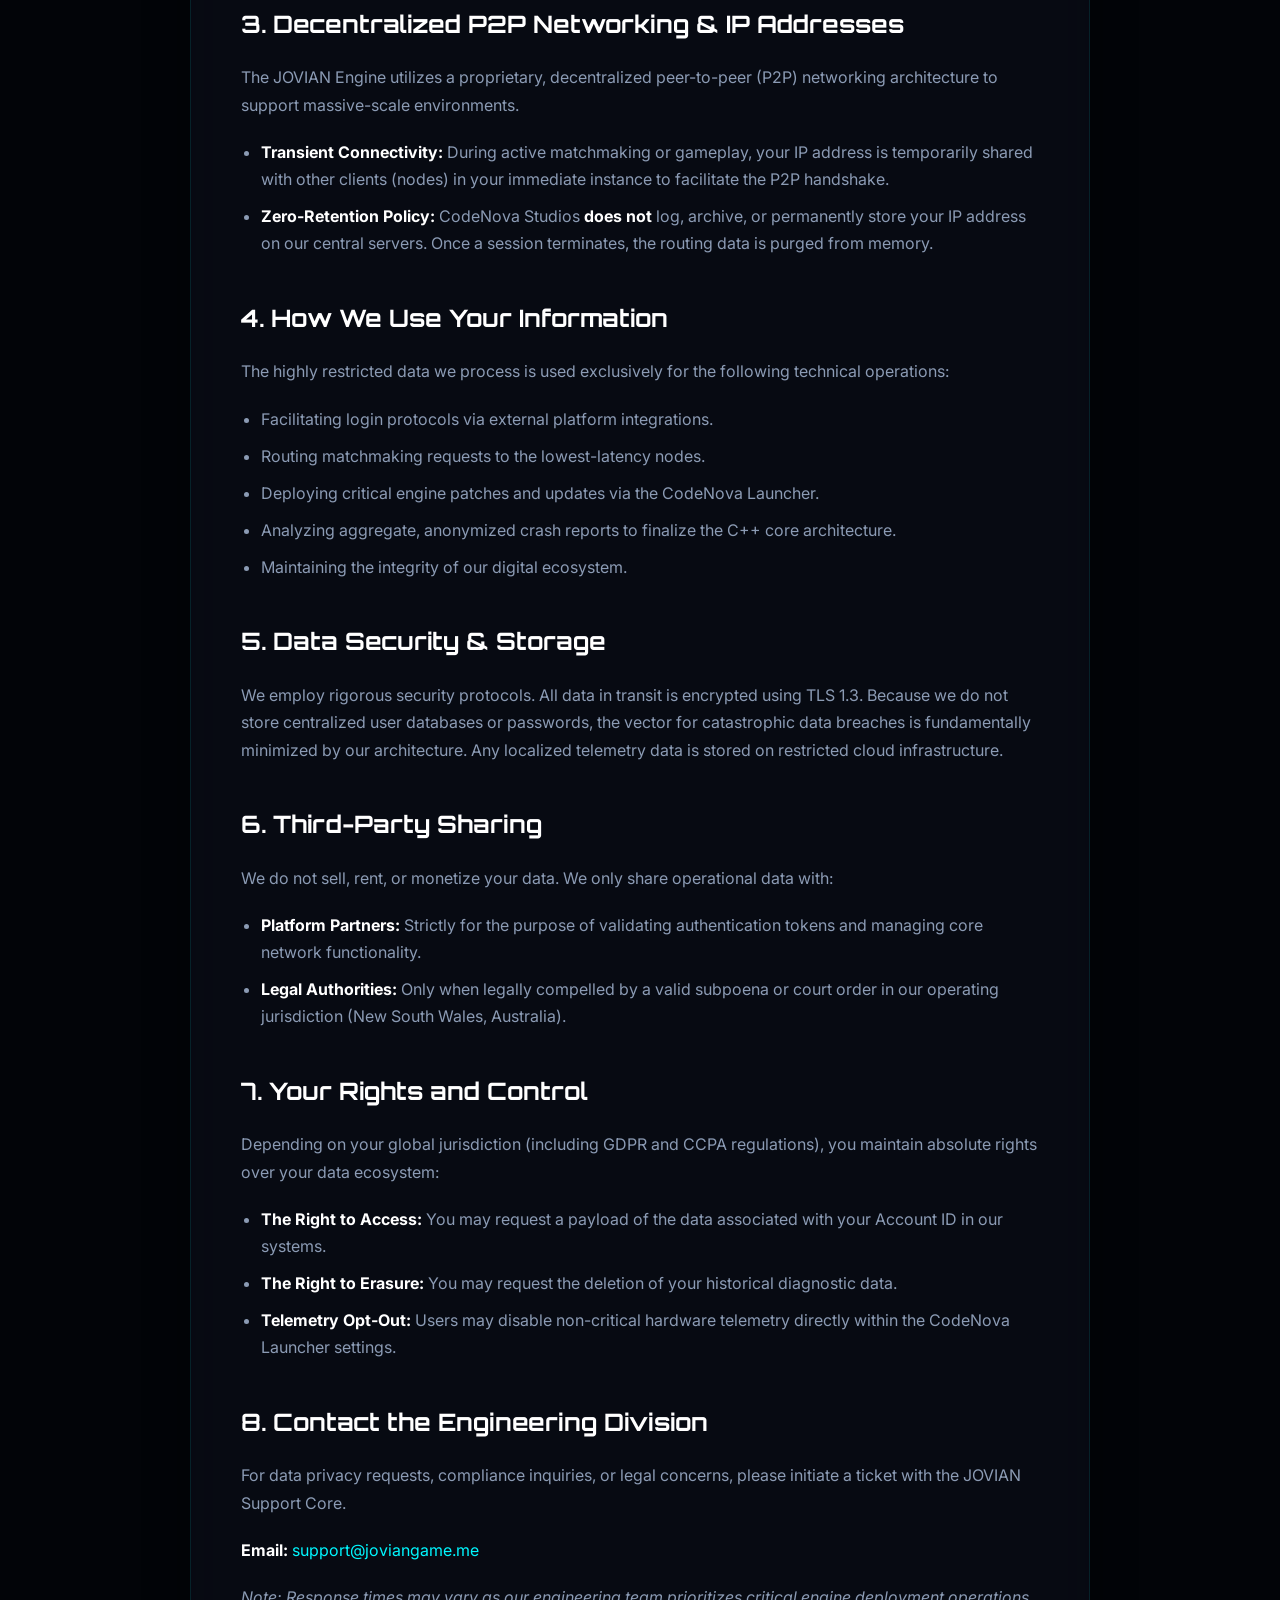
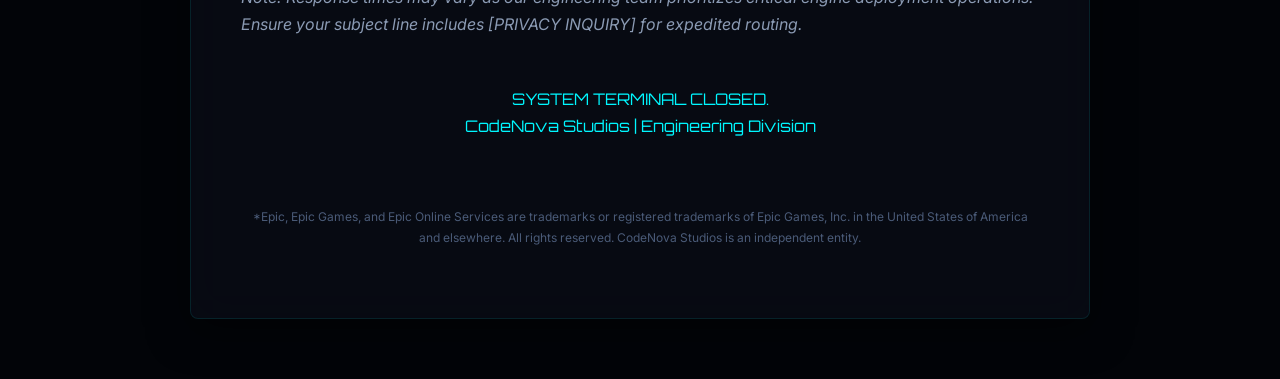
<file: privacy.html>
<!DOCTYPE html>
<html lang="en">
<head>
    <meta charset="UTF-8">
    <meta name="viewport" content="width=device-width, initial-scale=1.0">
    <title>Privacy Policy - JOVIAN Engine & CodeNova Studios</title>
    <link href="https://fonts.googleapis.com/css2?family=Orbitron:wght@400;500;700;900&family=Inter:wght@300;400;600&display=swap" rel="stylesheet">
    <style>
        :root {
            --bg-deep: #020408;
            --cyan: #00f7ff;
            --cyan-dim: rgba(0, 247, 255, 0.2);
            --text-main: #8b9bb4;
            --text-light: #ffffff;
            --glass-bg: rgba(10, 14, 23, 0.7);
            --glass-border: rgba(0, 247, 255, 0.1);
        }

        * {
            margin: 0;
            padding: 0;
            box-sizing: border-box;
        }

        body {
            font-family: 'Inter', sans-serif;
            background-color: var(--bg-deep);
            color: var(--text-main);
            line-height: 1.7;
            overflow-x: hidden;
        }

        ::-webkit-scrollbar {
            width: 10px;
        }
        ::-webkit-scrollbar-track {
            background: var(--bg-deep);
        }
        ::-webkit-scrollbar-thumb {
            background: var(--cyan-dim);
            border: 1px solid var(--cyan);
            border-radius: 5px;
        }
        ::-webkit-scrollbar-thumb:hover {
            background: var(--cyan);
        }

        #jovian-grid {
            position: fixed;
            top: 0;
            left: 0;
            width: 100vw;
            height: 100vh;
            z-index: 0;
            pointer-events: none;
        }

        .nav-header {
            position: fixed;
            top: 0;
            width: 100%;
            padding: 20px 50px;
            background: rgba(2, 4, 8, 0.85);
            backdrop-filter: blur(15px);
            border-bottom: 1px solid var(--glass-border);
            z-index: 100;
            display: flex;
            justify-content: space-between;
            align-items: center;
        }

        .logo {
            font-family: 'Orbitron', sans-serif;
            font-size: 1.5rem;
            font-weight: 700;
            color: var(--text-light);
            text-decoration: none;
            letter-spacing: 2px;
        }

        .logo span {
            color: var(--cyan);
        }

        .btn-return {
            background: transparent;
            color: var(--cyan);
            border: 1px solid var(--cyan);
            padding: 10px 20px;
            font-family: 'Orbitron', sans-serif;
            font-size: 0.9rem;
            text-transform: uppercase;
            text-decoration: none;
            cursor: pointer;
            transition: all 0.3s ease;
            border-radius: 3px;
        }

        .btn-return:hover {
            background: var(--cyan-dim);
            box-shadow: 0 0 15px var(--cyan-dim);
        }

        .privacy-container {
            position: relative;
            z-index: 10;
            max-width: 900px;
            margin: 120px auto 60px;
            padding: 50px;
            background: var(--glass-bg);
            backdrop-filter: blur(20px);
            border: 1px solid var(--glass-border);
            border-radius: 8px;
            box-shadow: 0 10px 40px rgba(0, 0, 0, 0.5);
        }

        .page-title {
            font-family: 'Orbitron', sans-serif;
            font-size: 2.5rem;
            color: var(--text-light);
            margin-bottom: 10px;
            text-transform: uppercase;
            border-bottom: 2px solid var(--cyan-dim);
            padding-bottom: 20px;
        }

        .last-updated {
            font-size: 0.9rem;
            color: var(--cyan);
            margin-bottom: 40px;
            font-family: 'Orbitron', sans-serif;
        }

        h2 {
            font-family: 'Orbitron', sans-serif;
            color: var(--text-light);
            font-size: 1.5rem;
            margin: 40px 0 20px;
        }

        h3 {
            font-family: 'Orbitron', sans-serif;
            color: var(--text-light);
            font-size: 1.2rem;
            margin: 25px 0 15px;
        }

        p {
            margin-bottom: 20px;
        }

        ul {
            margin-bottom: 20px;
            padding-left: 20px;
        }

        li {
            margin-bottom: 10px;
        }

        strong {
            color: var(--text-light);
        }

        a {
            color: var(--cyan);
            text-decoration: none;
            transition: color 0.3s ease;
        }

        a:hover {
            text-shadow: 0 0 8px var(--cyan-dim);
        }

        @media (max-width: 768px) {
            .nav-header { padding: 20px; }
            .privacy-container {
                margin: 100px 20px 40px;
                padding: 30px;
            }
            .page-title { font-size: 1.8rem; }
        }
    </style>
</head>
<body>

    <canvas id="jovian-grid"></canvas>

    <nav class="nav-header">
        <a href="https://joviangame.me/J.O.V.I.A.N.Game/#" class="logo">CODE<span>NOVA</span></a>
        <a href="https://joviangame.me/J.O.V.I.A.N.Game/#" class="btn-return">Return to Hub</a>
    </nav>

<main class="privacy-container">
        <h1 class="page-title">Global Privacy Policy</h1>
        <div class="last-updated">LAST UPDATED: MARCH 2026 | STATUS: ENFORCED</div>

        <p>This Privacy Policy outlines how <strong>CodeNova Studios</strong> ("we", "our", or "us") collects, utilizes, protects, and handles your data when you interact with the <strong>JOVIAN Engine</strong>, the CodeNova Launcher, and our associated digital infrastructure (collectively, the "Services").</p>
        
        <p>As a high-performance software engineering firm, CodeNova Studios is committed to absolute data minimization, cryptographic security, and transparent operational protocols. We have engineered our architecture to require as little personal data as possible, delegating specific identity operations to third-party providers.</p>

        <h2>1. Information We Collect</h2>
        <p>Our systems are designed to operate efficiently without requiring extensive personal profiles. The data we collect is limited to operational necessities:</p>
        
        <h3>A. Account and Authentication Data</h3>
        <p>We do not create, host, or store proprietary user accounts or raw passwords. We utilize external third-party platform providers for secure identity verification. When you authenticate via these authorized platforms, we receive:</p>
        <ul>
            <li>A unique, anonymized Account ID (for matchmaking and save-state verification).</li>
            <li>Your public display name.</li>
            <li>Basic entitlement data (to verify your license to use the JOVIAN Engine or associated software).</li>
        </ul>

        <h3>B. Network and Telemetry Data</h3>
        <p>To ensure high-availability SLA uptime and sub-millisecond latency, our systems monitor network health. We collect:</p>
        <ul>
            <li><strong>Hardware Specifications:</strong> CPU/GPU models, RAM, and OS version to optimize Vulkan/DirectX 12 shader compilation.</li>
            <li><strong>Diagnostic Trace Logs:</strong> Only submitted when a user explicitly utilizes the CodeNova Launcher's internal feedback tool following a software crash.</li>
            <li><strong>Transient Network Data:</strong> See Section 3 for our decentralized networking protocols.</li>
        </ul>

        <h2>2. Third-Party Integrations</h2>
        <p>Our Services utilize external third-party authentication and matchmaking networks to provide cross-platform functionality. By utilizing these features, you acknowledge that your interaction with any third-party network is governed exclusively by that specific platform's privacy policy and terms of service.</p>
        <p>CodeNova Studios does not control, and is not responsible for, the data collection or security practices of external platform partners. We receive only the minimum necessary identifiers required to facilitate gameplay. We do not process or store external account credentials within our databases.</p>

        <h2>3. Decentralized P2P Networking & IP Addresses</h2>
        <p>The JOVIAN Engine utilizes a proprietary, decentralized peer-to-peer (P2P) networking architecture to support massive-scale environments.</p>
        <ul>
            <li><strong>Transient Connectivity:</strong> During active matchmaking or gameplay, your IP address is temporarily shared with other clients (nodes) in your immediate instance to facilitate the P2P handshake.</li>
            <li><strong>Zero-Retention Policy:</strong> CodeNova Studios <strong>does not</strong> log, archive, or permanently store your IP address on our central servers. Once a session terminates, the routing data is purged from memory.</li>
        </ul>

        <h2>4. How We Use Your Information</h2>
        <p>The highly restricted data we process is used exclusively for the following technical operations:</p>
        <ul>
            <li>Facilitating login protocols via external platform integrations.</li>
            <li>Routing matchmaking requests to the lowest-latency nodes.</li>
            <li>Deploying critical engine patches and updates via the CodeNova Launcher.</li>
            <li>Analyzing aggregate, anonymized crash reports to finalize the C++ core architecture.</li>
            <li>Maintaining the integrity of our digital ecosystem.</li>
        </ul>

        <h2>5. Data Security & Storage</h2>
        <p>We employ rigorous security protocols. All data in transit is encrypted using TLS 1.3. Because we do not store centralized user databases or passwords, the vector for catastrophic data breaches is fundamentally minimized by our architecture. Any localized telemetry data is stored on restricted cloud infrastructure.</p>

        <h2>6. Third-Party Sharing</h2>
        <p>We do not sell, rent, or monetize your data. We only share operational data with:</p>
        <ul>
            <li><strong>Platform Partners:</strong> Strictly for the purpose of validating authentication tokens and managing core network functionality.</li>
            <li><strong>Legal Authorities:</strong> Only when legally compelled by a valid subpoena or court order in our operating jurisdiction (New South Wales, Australia).</li>
        </ul>

        <h2>7. Your Rights and Control</h2>
        <p>Depending on your global jurisdiction (including GDPR and CCPA regulations), you maintain absolute rights over your data ecosystem:</p>
        <ul>
            <li><strong>The Right to Access:</strong> You may request a payload of the data associated with your Account ID in our systems.</li>
            <li><strong>The Right to Erasure:</strong> You may request the deletion of your historical diagnostic data.</li>
            <li><strong>Telemetry Opt-Out:</strong> Users may disable non-critical hardware telemetry directly within the CodeNova Launcher settings.</li>
        </ul>

        <h2>8. Contact the Engineering Division</h2>
        <p>For data privacy requests, compliance inquiries, or legal concerns, please initiate a ticket with the JOVIAN Support Core.</p>
        <p><strong>Email:</strong> <a href="mailto:support@joviangame.me">support@joviangame.me</a></p>
        <p><em>Note: Response times may vary as our engineering team prioritizes critical engine deployment operations. Ensure your subject line includes [PRIVACY INQUIRY] for expedited routing.</em></p>

        <br>
        <p style="text-align: center; color: var(--cyan); font-family: 'Orbitron', sans-serif;">SYSTEM TERMINAL CLOSED.<br>CodeNova Studios | Engineering Division</p>
        
        <br>
        <p style="text-align: center; font-size: 0.75rem; color: #4a5b78; font-family: 'Inter', sans-serif; margin-top: 20px;">
            *Epic, Epic Games, and Epic Online Services are trademarks or registered trademarks of Epic Games, Inc. in the United States of America and elsewhere. All rights reserved. CodeNova Studios is an independent entity.
        </p>

    </main>

    <script>
        const canvas = document.getElementById('jovian-grid');
        const ctx = canvas.getContext('2d');

        let width, height;
        let points = [];

        function resize() {
            width = canvas.width = window.innerWidth;
            height = canvas.height = window.innerHeight;
            initPoints();
        }

        function initPoints() {
            points = [];
            const spacing = 50;
            for(let x = 0; x < width; x += spacing) {
                for(let y = 0; y < height; y += spacing) {
                    if(Math.random() > 0.5) {
                        points.push({
                            x: x + (Math.random() * 20 - 10),
                            y: y + (Math.random() * 20 - 10),
                            vx: (Math.random() - 0.5) * 0.5,
                            vy: (Math.random() - 0.5) * 0.5
                        });
                    }
                }
            }
        }

        let mouseX = 0;
        let mouseY = 0;

        document.addEventListener('mousemove', (e) => {
            mouseX = e.clientX;
            mouseY = e.clientY;
        });

        function draw() {
            ctx.clearRect(0, 0, width, height);
            
            ctx.fillStyle = '#00f7ff';
            ctx.strokeStyle = 'rgba(0, 247, 255, 0.15)';
            ctx.lineWidth = 1;

            points.forEach(p => {
                p.x += p.vx;
                p.y += p.vy;

                if(p.x < 0 || p.x > width) p.vx *= -1;
                if(p.y < 0 || p.y > height) p.vy *= -1;

                ctx.beginPath();
                ctx.arc(p.x, p.y, 1.5, 0, Math.PI * 2);
                ctx.fill();

                const dx = mouseX - p.x;
                const dy = mouseY - p.y;
                const dist = Math.sqrt(dx*dx + dy*dy);

                if(dist < 150) {
                    ctx.beginPath();
                    ctx.moveTo(p.x, p.y);
                    ctx.lineTo(mouseX, mouseY);
                    ctx.strokeStyle = `rgba(0, 247, 255, ${1 - dist/150})`;
                    ctx.stroke();
                }

                points.forEach(p2 => {
                    const d = Math.sqrt(Math.pow(p.x - p2.x, 2) + Math.pow(p.y - p2.y, 2));
                    if(d < 60) {
                        ctx.beginPath();
                        ctx.moveTo(p.x, p.y);
                        ctx.lineTo(p2.x, p2.y);
                        ctx.strokeStyle = 'rgba(0, 247, 255, 0.1)';
                        ctx.stroke();
                    }
                });
            });

            requestAnimationFrame(draw);
        }

        window.addEventListener('resize', resize);
        resize();
        draw();
    </script>
</body>
</html>
</file>
